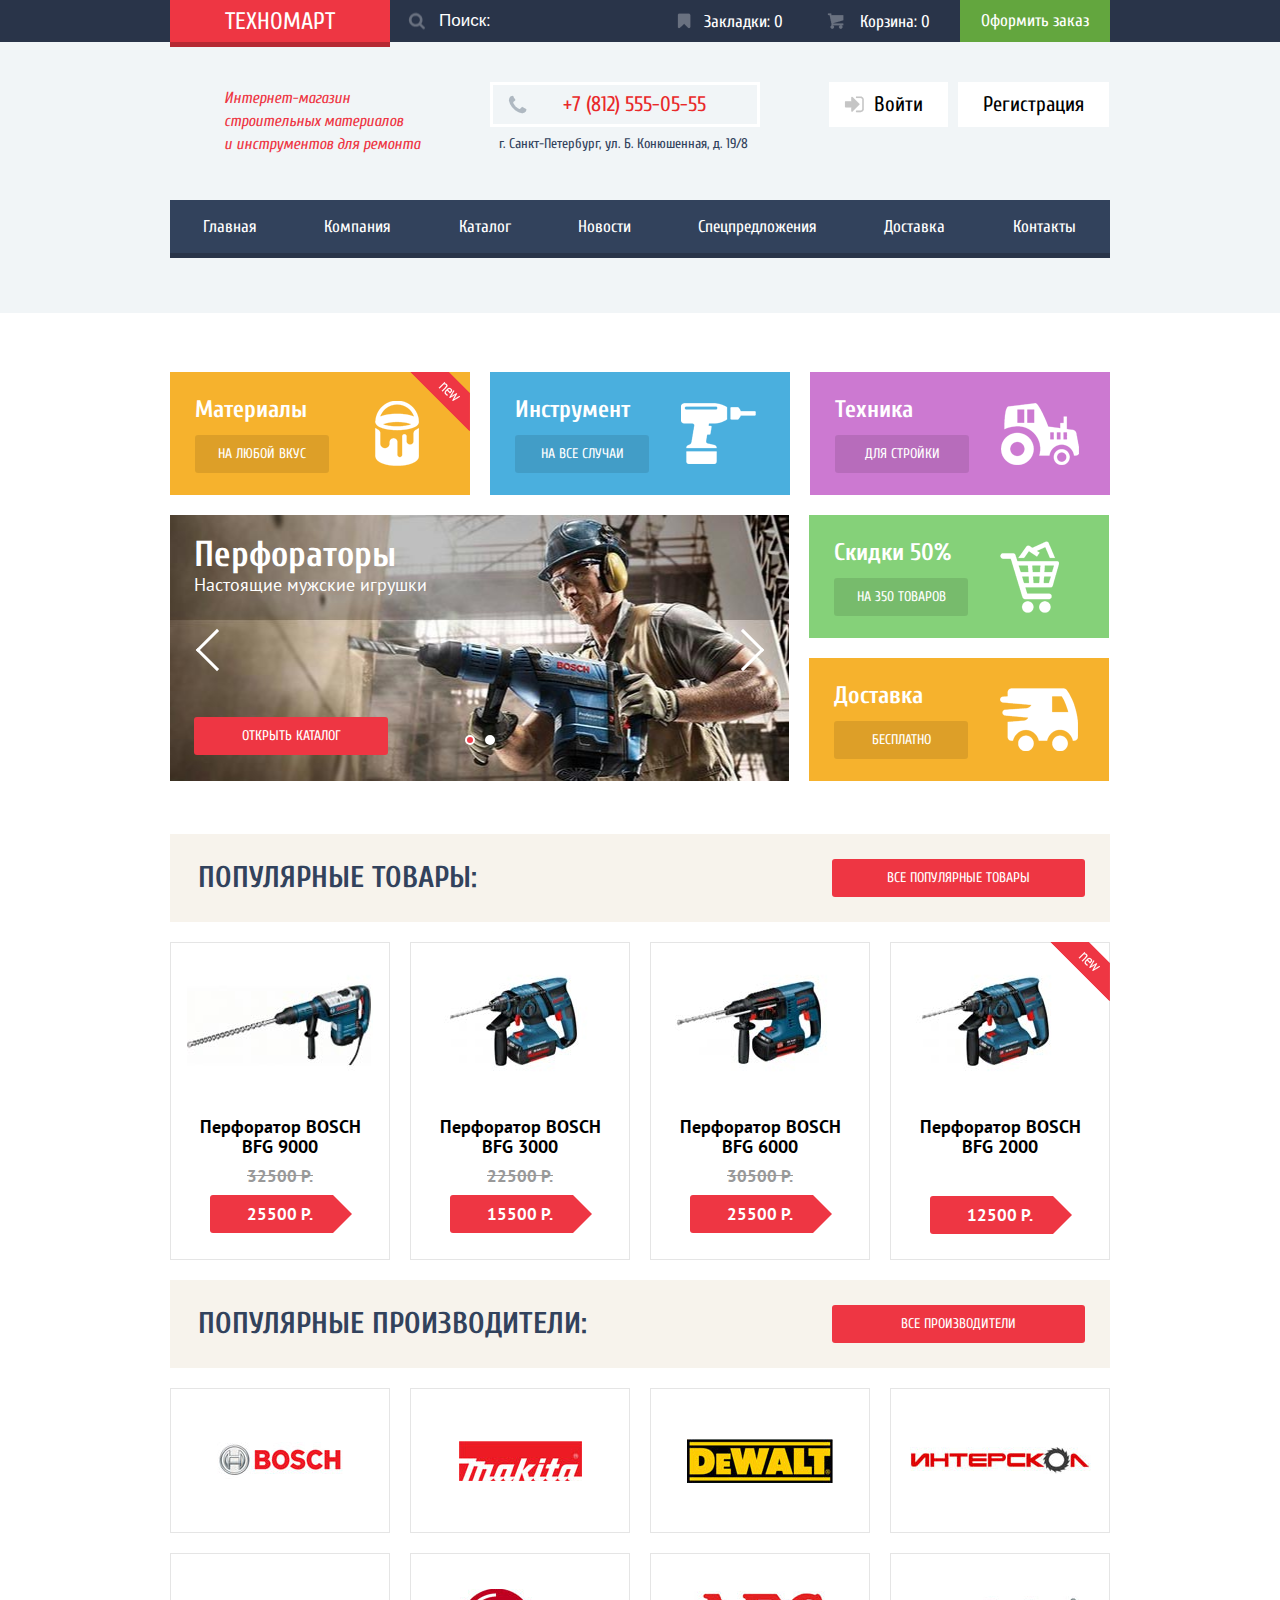
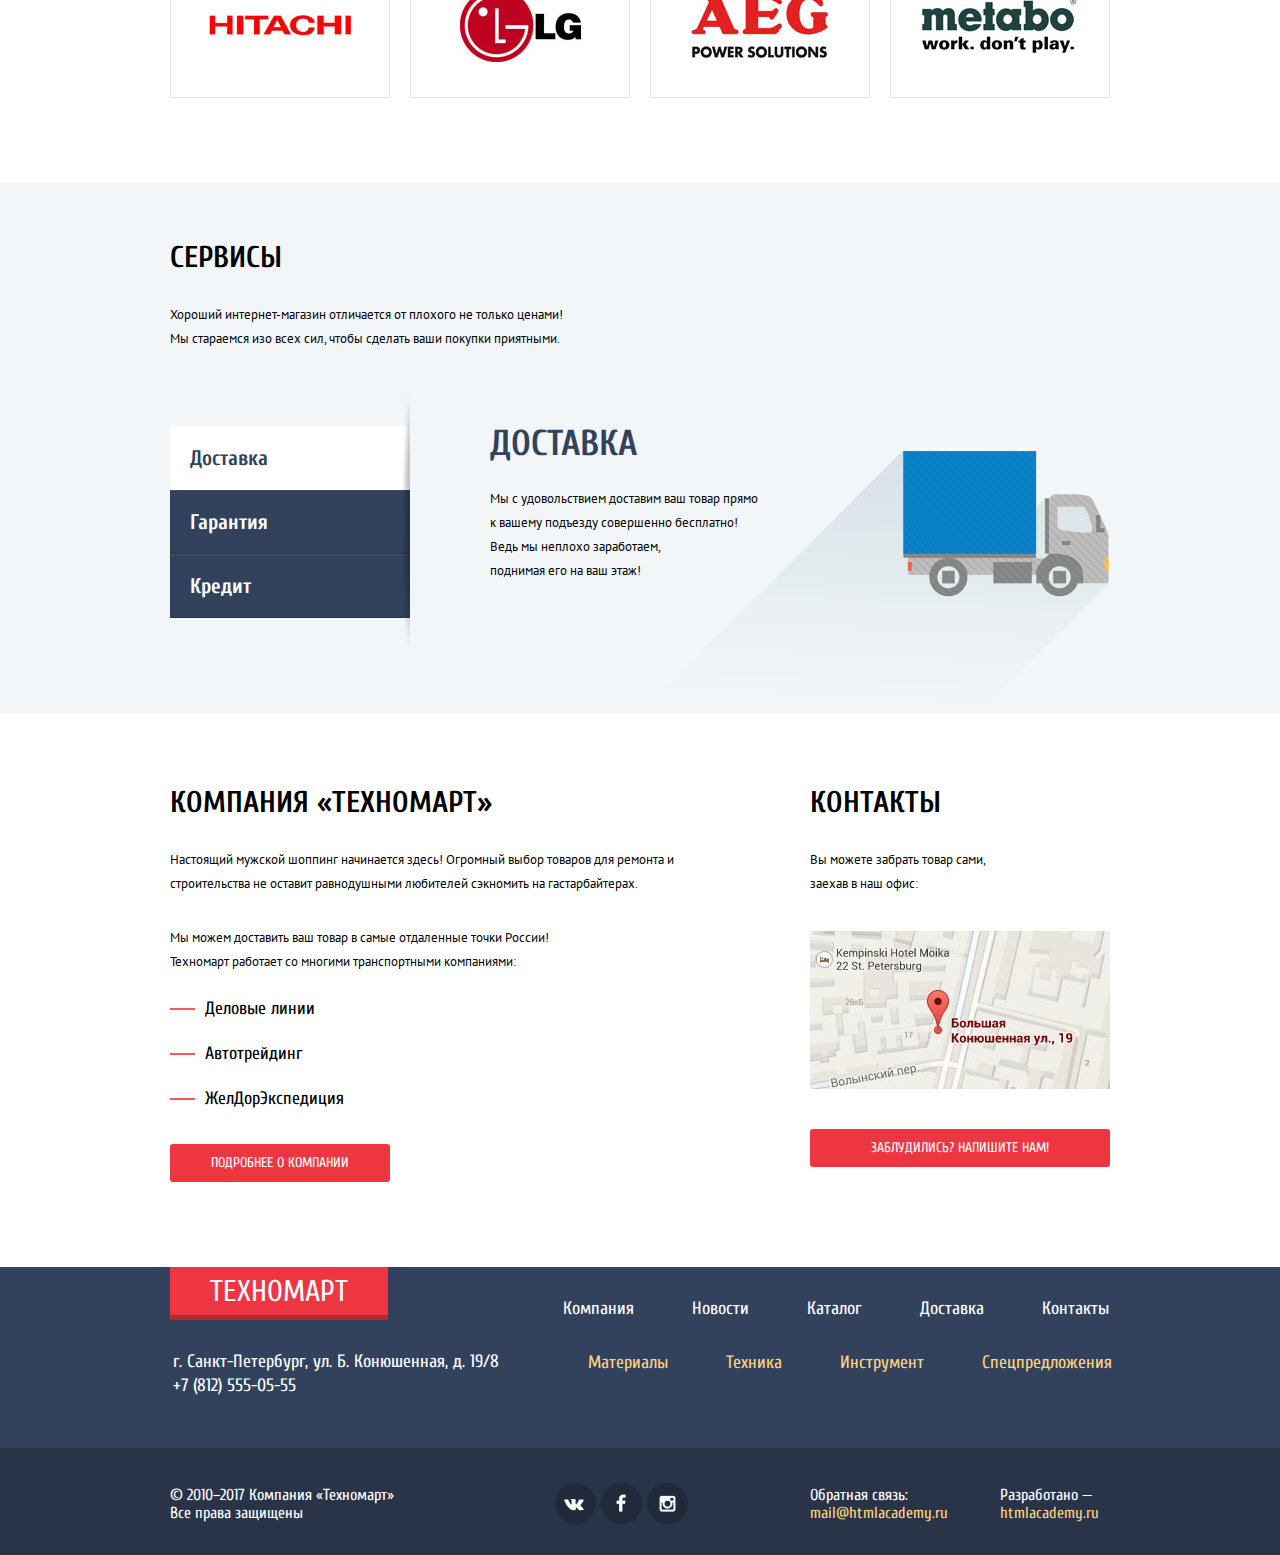
<file: index.html>
<!DOCTYPE html>
<html lang="ru">

<head>
  <meta charset="utf-8">
  <title>HTML Academy: Техномарт</title>
  <link href='https://fonts.googleapis.com/css?family=PT+Sans:400,400i,700&subset=latin,cyrillic' rel='stylesheet' type='text/css'>
  <link href='https://fonts.googleapis.com/css?family=Cuprum:400,700&subset=latin,cyrillic' rel='stylesheet' type='text/css'>
  <link href="css/normalize.css" rel="stylesheet">
  <link href="css/style-min.css" rel="stylesheet">
</head>

<body>

  <header class="page-header">
    <h1 class="visually-hidden">Техномарт</h1>
    <div class="search-and-cart">
      <div class="container">
        <div class="search-and-cart-content">
          <a class="page-header-logo">Техномарт</a>
          <div class="page-header-search">
            <input class="page-header-search-input" type="text" id="headerSearch" name="search" placeholder="Поиск:">
            <label class="page-header-search-label" for="headerSearch">Строка поиска</label>
          </div>
          <a class="page-header-bookmarks" href="#">Закладки: 0</a>
          <a class="page-header-cart" href="#">Корзина: 0</a>
          <button class="page-header-order" type="button" name="placeOrder">Оформить заказ</button>
        </div>
      </div>
    </div>
    <div class="container">
      <div class="page-header-info">
        <p class="page-header-info-text">
          Интернет-магазин строительных материалов <br>и инструментов для ремонта
        </p>
        <div class="page-header-info-address">
          <a class="page-header-info-address-tel" href="tel:+78125550555">+7 (812) 555-05-55</a>
          <p class="page-header-info-address-text">г. Санкт-Петербург, ул. Б. Конюшенная, д. 19/8</p>
        </div>
        <div class="page-header-info-user-block">
          <a class="page-header-info-user-block-login" href="#">Войти</a>
          <a class="page-header-info-user-block-checkin" href="#">Регистрация</a>
        </div>
      </div>
      <nav class="page-header-navigation">
        <ul class="navigation-menu">
          <li class="navigation-menu-item"><a class="navigation-menu-item-link" href="#">Главная</a></li>
          <li class="navigation-menu-item"><a class="navigation-menu-item-link" href="#">Компания</a></li>
          <li class="navigation-menu-item"><a class="navigation-menu-item-link" href="#">Каталог</a></li>
          <li class="navigation-menu-item"><a class="navigation-menu-item-link" href="#">Новости</a></li>
          <li class="navigation-menu-item"><a class="navigation-menu-item-link" href="#">Спецпредложения</a></li>
          <li class="navigation-menu-item"><a class="navigation-menu-item-link" href="#">Доставка</a></li>
          <li class="navigation-menu-item"><a class="navigation-menu-item-link" href="#">Контакты</a></li>
        </ul>
      </nav>
    </div>
  </header>

  <main>
    <div class="container">
      <section class="services">
        <h2 class="visually-hidden">Услуги</h2>
        <div class="services-top">
          <div class="services-item bg-materials">
            <div class="flag flag-new">Новинка</div>
            <div class="services-item-info">
              <b class="services-item-info-title">Материалы</b>
              <a class="services-item-info-btn" href="#">На любой вкус</a>
            </div>
          </div>
          <div class="services-item bg-tool">
            <div class="services-item-info">
              <b class="services-item-info-title">Инструмент</b>
              <a class="services-item-info-btn" href="#">На все случаи</a>
            </div>
          </div>
          <div class="services-item bg-equipment no-margin-right">
            <div class="services-item-info">
              <b class="services-item-info-title">Техника</b>
              <a class="services-item-info-btn" href="#">Для стройки</a>
            </div>
          </div>
        </div>
        <div class="services-bottom">
          <div class="services-slider">
            <input class="services-slider-input" type="radio" id="services-slider-btn-1" name="services-slider-toggle" checked>
            <input class="services-slider-input" type="radio" id="services-slider-btn-2" name="services-slider-toggle">
            <div class="services-slider-controls">
              <label class="services-slider-controls-item prev-slide" for="services-slider-btn-1">Предыдущий слайд</label>
              <label class="services-slider-controls-item next-slide" for="services-slider-btn-2">Следующий слайд</label>
            </div>
            <div class="services-slider-slides">
              <div class="slider-item">
                <div class="slider-item-info">
                  <b class="slider-item-info-title">Перфораторы</b>
                  <p class="slider-item-info-text">Настоящие мужские игрушки</p>
                </div>
                <a class="slider-item-info-btn" href="#">Открыть каталог</a>
              </div>
              <div class="slider-item">
                <div class="slider-item-info">
                  <b class="slider-item-info-title">Дрели</b>
                  <p class="slider-item-info-text">Соседям на радость!</p>
                </div>
                <a class="slider-item-info-btn" href="#">Открыть каталог</a>
              </div>
            </div>
          </div>
          <div class="services-bottom-right">
            <div class="services-item bg-sale no-margin-right servises-margin-bottom">
              <div class="services-item-info">
                <b class="services-item-info-title">Скидки 50%</b>
                <a class="services-item-info-btn" href="#">На 350 товаров</a>
              </div>
            </div>
            <div class="services-item bg-delivery no-margin-right">
              <div class="services-item-info">
                <b class="services-item-info-title">Доставка</b>
                <a class="services-item-info-btn" href="#">Бесплатно</a>
              </div>
            </div>
          </div>
        </div>
      </section>
      <section class="popular">
        <div class="items-title">
          <h2 class="items-title-text">Популярные товары:</h2>
          <a class="items-title-btn" href="#">Все популярные товары</a>
        </div>
        <div class="catalog-items">
          <div class="catalog-items-item">
            <div class="catalog-items-item-action">
              <button class="catalog-items-item-action-buy">Купить</button>
              <button class="catalog-items-item-action-bookmark">В закладки</button>
            </div>
            <img class="catalog-items-item-img" src="img/bfg-9000.jpg" alt="Перфоратор BOSCH BFG 9000" width="186" height="164">
            <b class="catalog-items-item-title">Перфоратор BOSCH BFG 9000</b>
            <p class="catalog-items-item-discount">32500 Р.</p>
            <p class="catalog-items-item-price">25500 Р.</p>
          </div>
          <div class="catalog-items-item">
            <div class="catalog-items-item-action">
              <button class="catalog-items-item-action-buy">Купить</button>
              <button class="catalog-items-item-action-bookmark">В закладки</button>
            </div>
            <img class="catalog-items-item-img" src="img/bfg-3000.jpg" alt="Перфоратор BOSCH BFG 3000" width="186" height="164">
            <b class="catalog-items-item-title">Перфоратор BOSCH BFG 3000</b>
            <p class="catalog-items-item-discount">22500 Р.</p>
            <p class="catalog-items-item-price">15500 Р.</p>
          </div>
          <div class="catalog-items-item">
            <div class="catalog-items-item-action">
              <button class="catalog-items-item-action-buy">Купить</button>
              <button class="catalog-items-item-action-bookmark">В закладки</button>
            </div>
            <img class="catalog-items-item-img" src="img/bfg-6000.jpg" alt="Перфоратор BOSCH BFG 6000" width="186" height="164">
            <b class="catalog-items-item-title">Перфоратор BOSCH BFG 6000</b>
            <p class="catalog-items-item-discount">30500 Р.</p>
            <p class="catalog-items-item-price">25500 Р.</p>
          </div>
          <div class="catalog-items-item">
            <div class="flag flag-new">Новинка</div>
            <div class="catalog-items-item-action">
              <button class="catalog-items-item-action-buy">Купить</button>
              <button class="catalog-items-item-action-bookmark">В закладки</button>
            </div>
            <img class="catalog-items-item-img" src="img/bfg-2000.jpg" alt="Перфоратор BOSCH BFG 2000" width="186" height="164">
            <b class="catalog-items-item-title none-discount-margin">Перфоратор BOSCH BFG 2000</b>
            <p class="catalog-items-item-price">12500 Р.</p>
          </div>
        </div>
        <div class="page-add-cart js-form-hidden">
          <button class="page-add-cart-close" type="button" name="addCartClose">Закрыть</button>
          <p class="page-add-cart-text">Товар добавлен в корзину!</p>
          <div class="page-add-cart-btns">
            <a class="page-add-cart-btns-checkout" href="#">Оформить заказ</a>
            <a class="page-add-cart-btns-continue" href="#">Продолжить покупки</a>
          </div>
        </div>
        <div class="items-title">
          <h2 class="items-title-text">Популярные производители:</h2>
          <a class="items-title-btn" href="#">Все производители</a>
        </div>
        <div class="manufactures">
          <a class="manufactures-item" href="#">
              Bosch
              <img class="manufactures-item-img" src="img/manufacture-bosch.jpg" alt="Bosch" width="126" height="37">
            </a>
          <a class="manufactures-item" href="#">
              Makita
              <img class="manufactures-item-img" src="img/manufacture-makita.jpg" alt="Makita" width="123" height="40">
            </a>
          <a class="manufactures-item" href="#">
              DeWalt
              <img class="manufactures-item-img" src="img/manufacture-dewalt.jpg" alt="DeWalt" width="146" height="44">
            </a>
          <a class="manufactures-item" href="#">
              Интерскол
              <img class="manufactures-item-img" src="img/manufacture-интерскол.jpg" alt="Интерскол" width="181" height="27">
            </a>
          <a class="manufactures-item" href="#">
              Hitachi
              <img class="manufactures-item-img" src="img/manufacture-hitachi.jpg" alt="Hitachi" width="145" height="26">
            </a>
          <a class="manufactures-item" href="#">
              Lg
              <img class="manufactures-item-img" src="img/manufacture-lg.jpg" alt="Lg" width="121" height="73">
            </a>
          <a class="manufactures-item" href="#">
              Aeg
              <img class="manufactures-item-img" src="img/manufacture-aeg.jpg" alt="Aeg" width="143" height="70">
            </a>
          <a class="manufactures-item" href="#">
              Metabo
              <img class="manufactures-item-img" src="img/manufacture-metabo.jpg" alt="Metabo" width="162" height="60">
            </a>
        </div>
      </section>
    </div>
    <div class="description-services">
      <div class="container">
        <h2 class="description-services-title">Сервисы</h2>
        <p class="description-services-text">Хороший интернет-магазин отличается от плохого не только ценами! Мы стараемся изо всех сил, чтобы сделать ваши покупки приятными.</p>
        <div class="description-services-slider">
          <input class="description-services-slider-input" type="radio" id="description-services-slider-btn-1" name="description-services-slider-toggle" checked>
          <input class="description-services-slider-input" type="radio" id="description-services-slider-btn-2" name="description-services-slider-toggle">
          <input class="description-services-slider-input" type="radio" id="description-services-slider-btn-3" name="description-services-slider-toggle">
          <div class="description-services-controls">
            <label class="description-services-slider-label" for="description-services-slider-btn-1">Доставка</label>
            <label class="description-services-slider-label" for="description-services-slider-btn-2">Гарантия</label>
            <label class="description-services-slider-label" for="description-services-slider-btn-3">Кредит</label>
          </div>
          <div class="description-services-slider-slides">
            <div class="description-services-slider-item">
              <div class="description-services-slider-item-info">
                <b class="description-services-slider-item-info-title">Доставка</b>
                <p class="description-services-slider-item-info-text">Мы с удовольствием доставим ваш товар прямо <br>к вашему подъезду совершенно бесплатно! <br>Ведь мы неплохо заработаем, <br>поднимая его на ваш этаж!</p>
              </div>
            </div>
            <div class="description-services-slider-item">
              <div class="description-services-slider-item-info">
                <b class="description-services-slider-item-info-title">Гарантия</b>
                <p class="description-services-slider-item-info-text">Если купленный у нас товар поломается или заискрит, <br>а также в случае пожара, спровоцированного его возгаранием, <br>вы всегда можете быть уверены в нашей гарантии. Мы обменяем <br>сгоревший товар на новый. <br>Дом уж восстановите как-нибудь
                  сами.</p>
              </div>
            </div>
            <div class="description-services-slider-item">
              <div class="description-services-slider-item-info">
                <b class="description-services-slider-item-info-title">Кредит</b>
                <p class="description-services-slider-item-info-text">Залезть в долговую яму стало проще! <br>Кредитные консультанты придут вам на помощь.</p>
                <a class="description-services-slider-item-info-btn" href="#">Отправить заявку</a>
              </div>
            </div>
          </div>
        </div>
      </div>
    </div>
    <div class="container">
      <section class="about-us">
        <h2 class="visually-hidden">О нас</h2>
        <div class="about-us-info">
          <b class="about-us-title">Компания «Техномарт»</b>
          <p class="about-us-info-text">Настоящий мужской шоппинг начинается здесь! Огромный выбор товаров для ремонта и строительства не оставит равнодушными любителей сэкномить на гастарбайтерах.</p>
          <p class="about-us-info-text">Мы можем доставить ваш товар в самые отдаленные точки России! Техномарт работает со многими транспортными компаниями: </p>
          <ul class="about-us-info-list">
            <li class="about-us-info-list-item">Деловые линии</li>
            <li class="about-us-info-list-item">Автотрейдинг</li>
            <li class="about-us-info-list-item">ЖелДорЭкспедиция</li>
          </ul>
          <a class="about-us-info-btn" href="#">Подробнее о компании</a>
        </div>
        <div class="about-us-map">
          <b class="about-us-title">Контакты</b>
          <p class="about-us-map-text">Вы можете забрать товар сами, заехав в наш офис:</p>
          <img class="about-us-map-img" src="img/map.jpg" alt="Наш адрес" width="300" height="158">
          <a class="about-us-map-btn" href="#">Заблудились? Напишите нам!</a>
        </div>
        <form class="about-us-form js-form-hidden" action="https://echo.htmlacademy.ru" method="post">
          <button class="about-us-form-close" type="button" name="aboutUsFormClose">Закрыть</button>
          <div class="about-us-form-name-email">
            <div class="about-us-form-name">
              <label class="about-us-form-label" for="name">Ваше имя:</label>
              <input class="about-us-form-text" type="text" id="name" name="name" placeholder="Представьтесь, пожалуйста" required>
            </div>
            <div class="about-us-form-email">
              <label class="about-us-form-label" for="email">Ваш e-mail:</label>
              <input class="about-us-form-text" type="email" id="email" name="email" placeholder="Для отправки ответа" required>
            </div>
          </div>
          <div class="about-us-form-letter">
            <label class="about-us-form-label" for="letter">Текст письма:</label>
            <textarea class="about-us-form-textarea" id="letter" name="letter" placeholder="В свободной форме" required></textarea>
          </div>
          <div class="about-us-form-bg">
            <input class="about-us-form-btn" type="submit" value="Отправить">
          </div>
        </form>
        <div class="modal-map js-form-hidden">
          <button class="modal-map-close" type="button" name="modalMapClose">Закрыть</button>
          <iframe src="https://www.google.com/maps/embed?pb=!1m18!1m12!1m3!1d3361.277791483793!2d30.314453511371756!3d59.93831917251512!2m3!1f0!2f0!3f0!3m2!1i1024!2i768!4f13.1!3m3!1m2!1s0x4696310fca5ba729%3A0xea9c53d4493c879f!2z0JHQvtC70YzRiNCw0Y8g0JrQvtC90Y7RiNC10L3QvdCw0Y8g0YPQuy4sIDE5LCDQodCw0L3QutGCLdCf0LXRgtC10YDQsdGD0YDQsywgMTkxMTg2!5e0!3m2!1sru!2sru!4v1495891286152" width="941" height="448" style="border:0" allowfullscreen></iframe>
        </div>
      </section>
    </div>
  </main>

  <footer class="page-footer">
    <div class="container">
      <div class="page-footer-menu">
        <div class="page-footer-menu-info">
          <a class="page-footer-logo">Техномарт</a>
          <p class="page-footer-menu-info-text">г. Санкт-Петербург, ул. Б. Конюшенная, д. 19/8 <a class="page-footer-menu-info-text-tel" href="tel:+78125550555">+7 (812) 555-05-55</a></p>
        </div>
        <nav class="page-footer-menu-navigation">
          <ul class="page-footer-menu-navigation-pages">
            <li class="page-footer-menu-navigation-pages-item"><a class="page-footer-menu-navigation-pages-item-link" href="#">Компания</a></li>
            <li class="page-footer-menu-navigation-pages-item"><a class="page-footer-menu-navigation-pages-item-link" href="#">Новости</a></li>
            <li class="page-footer-menu-navigation-pages-item"><a class="page-footer-menu-navigation-pages-item-link" href="#">Каталог</a></li>
            <li class="page-footer-menu-navigation-pages-item"><a class="page-footer-menu-navigation-pages-item-link" href="#">Доставка</a></li>
            <li class="page-footer-menu-navigation-pages-item"><a class="page-footer-menu-navigation-pages-item-link" href="#">Контакты</a></li>
          </ul>
          <ul class="page-footer-menu-navigation-services">
            <li class="page-footer-menu-navigation-services-item"><a class="page-footer-menu-navigation-services-item-link" href="#">Материалы</a></li>
            <li class="page-footer-menu-navigation-services-item"><a class="page-footer-menu-navigation-services-item-link" href="#">Техника</a></li>
            <li class="page-footer-menu-navigation-services-item"><a class="page-footer-menu-navigation-services-item-link" href="#">Инструмент</a></li>
            <li class="page-footer-menu-navigation-services-item"><a class="page-footer-menu-navigation-services-item-link" href="#">Спецпредложения</a></li>
          </ul>
        </nav>
      </div>
    </div>
    <div class="page-footer-info">
      <div class="container">
        <div class="page-footer-info-display">
          <p class="page-footer-info-copyright">© 2010–2017 Компания «Техномарт» Все права защищены</p>
          <section class="page-footer-info-social">
            <a class="page-footer-info-social-link page-footer-info-social-vk" href="#" target="_blank">Вконтакте</a>
            <a class="page-footer-info-social-link page-footer-info-social-fb" href="#" target="_blank">Фейсбук</a>
            <a class="page-footer-info-social-link page-footer-info-social-inst" href="#" target="_blank">Инстаграмм</a>
          </section>
          <p class="page-footer-info-feedback">
            Обратная связь:
            <a class="page-footer-info-feedback-link" href="mailto:mail@htmlacademy.ru">mail@htmlacademy.ru</a>
          </p>
          <p class="page-footer-info-developer">
            Разработано —
            <a class="page-footer-info-developer-link" href="https://htmlacademy.ru/intensive/htmlcss" target="_blank">htmlacademy.ru</a>
          </p>
        </div>
      </div>
    </div>
  </footer>

  <script src="js/script-min.js"></script>

</body>

</html>
</file>
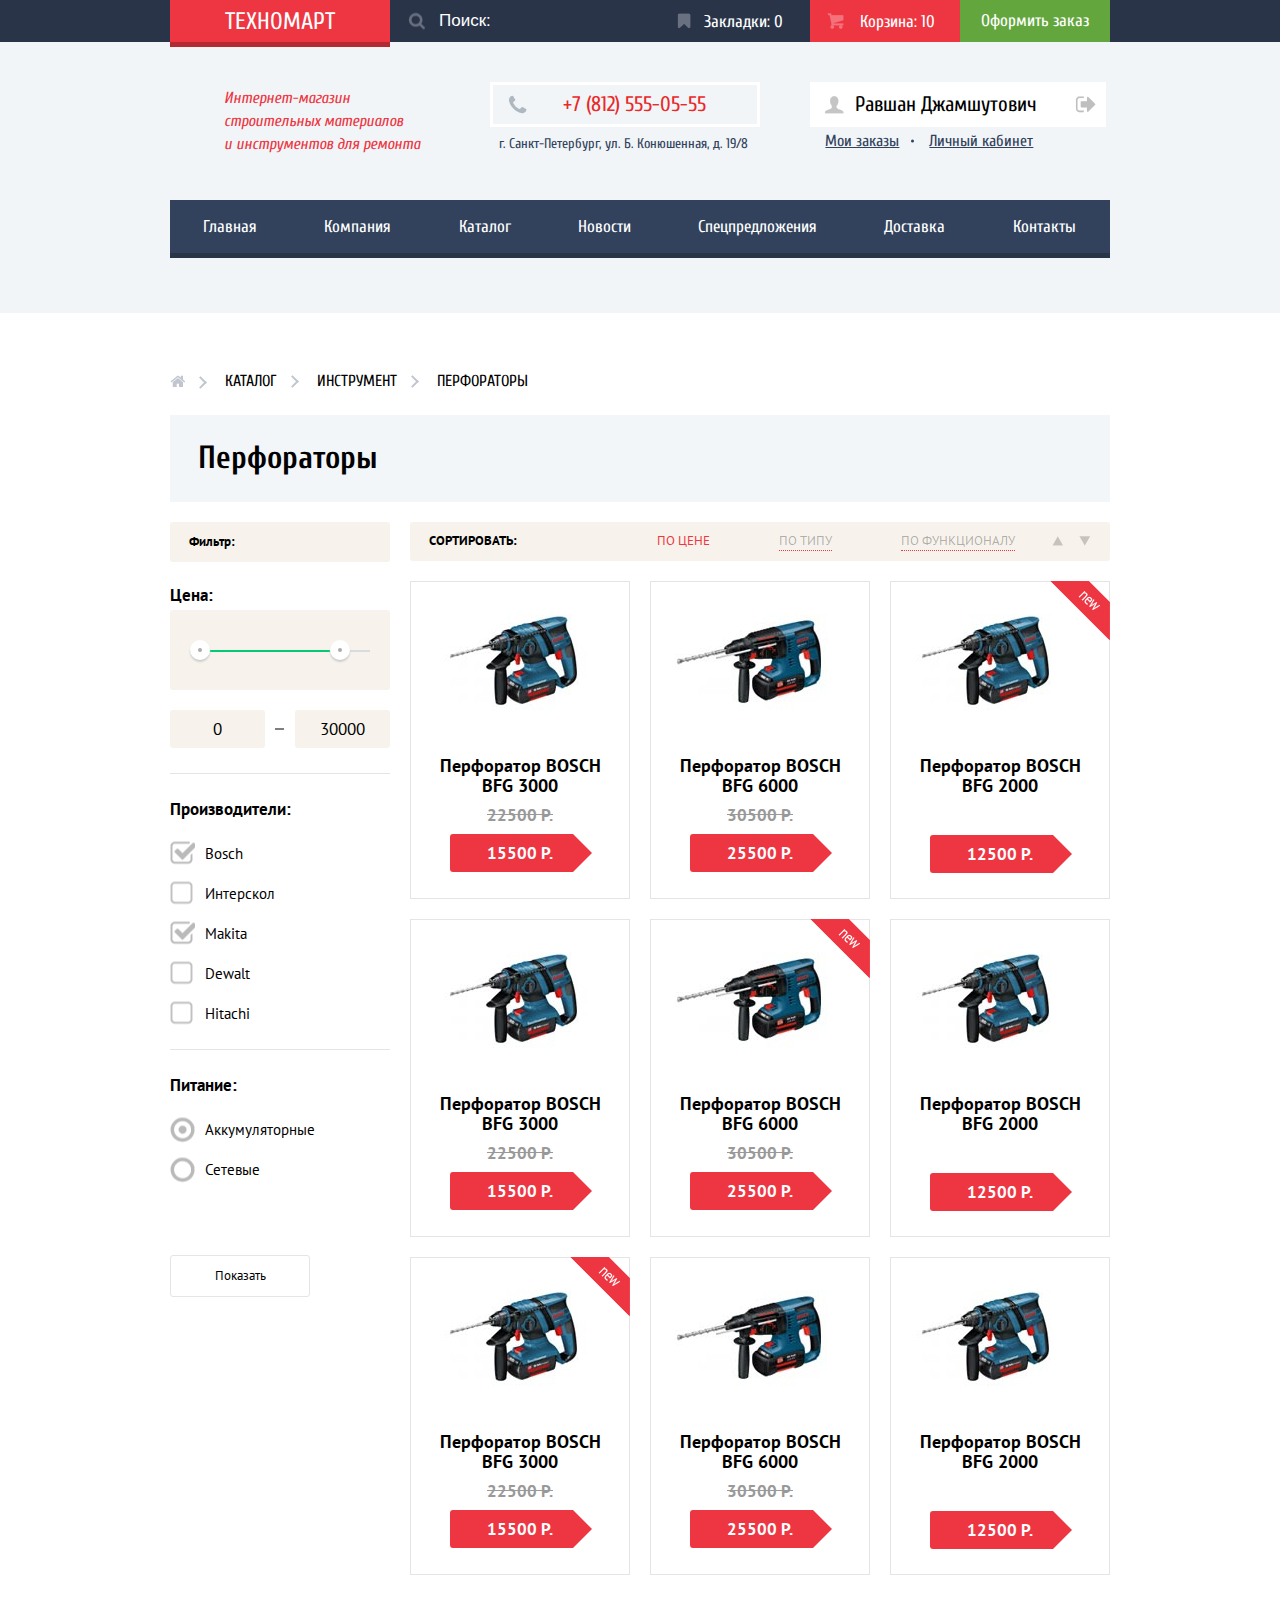
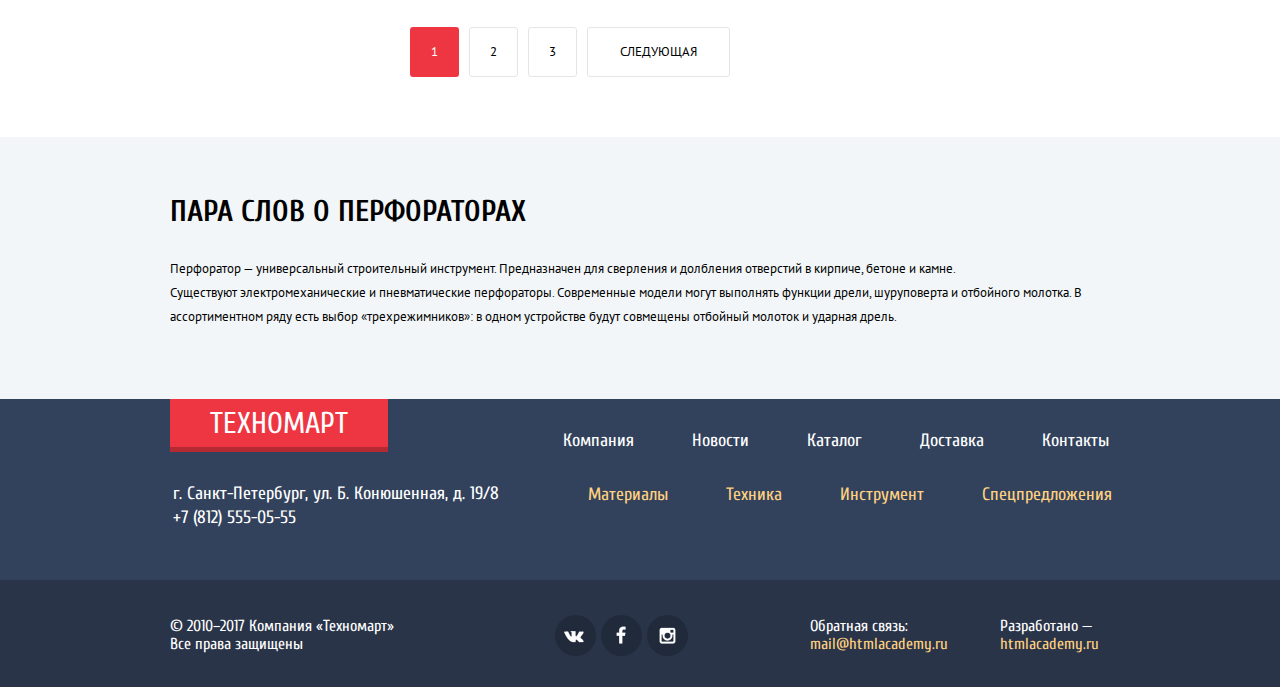
<file: catalog-item.html>
<!DOCTYPE html>
<html lang="ru">

<head>
  <meta charset="utf-8">
  <title>HTML Academy: Техномарт</title>
  <link href='https://fonts.googleapis.com/css?family=PT+Sans:400,400i,700&subset=latin,cyrillic' rel='stylesheet' type='text/css'>
  <link href='https://fonts.googleapis.com/css?family=Cuprum:400,700&subset=latin,cyrillic' rel='stylesheet' type='text/css'>
  <link href="css/normalize.css" rel="stylesheet">
  <link href="css/style-min.css" rel="stylesheet">
</head>

<body>

  <header class="page-header">
    <div class="search-and-cart">
      <div class="container">
        <div class="search-and-cart-content">
          <a class="page-header-logo page-inner-header-logo" href="index.html">Техномарт</a>
          <div class="page-header-search">
            <input class="page-header-search-input" type="text" id="headerSearch" name="search" placeholder="Поиск:">
            <label class="page-header-search-label" for="headerSearch">Строка поиска</label>
          </div>
          <a class="page-header-bookmarks" href="#">Закладки: 0</a>
          <a class="page-header-cart page-header-cart-active" href="#">Корзина: 10</a>
          <button class="page-header-order" type="button" name="placeOrder">Оформить заказ</button>
        </div>
      </div>
    </div>
    <div class="container">
      <div class="page-header-info">
        <p class="page-header-info-text">
          Интернет-магазин строительных материалов <br>и инструментов для ремонта
        </p>
        <div class="page-header-info-address user-block-active-margin">
          <a class="page-header-info-address-tel" href="tel:+78125550555">+7 (812) 555-05-55</a>
          <p class="page-header-info-address-text">г. Санкт-Петербург, ул. Б. Конюшенная, д. 19/8</p>
        </div>
        <div class="page-header-info-user-block-active">
          <div class="page-header-info-user-block-active-info">
            <a class="page-header-info-user-block-active-info-name" href="#">Равшан Джамшутович</a>
            <a class="page-header-info-user-block-active-info-exit" href="#">Выход</a>
          </div>
          <div class="page-header-info-user-block-active-menu">
            <ul class="page-header-info-user-block-active-menu-list">
              <li class="page-header-info-user-block-active-menu-list-item"><a class="page-header-info-user-block-menu-list-item-link" href="#">Мои заказы</a></li>
              <li class="page-header-info-user-block-active-menu-list-item"><a class="page-header-info-user-block-menu-list-item-link" href="#">Личный кабинет</a></li>
            </ul>
          </div>
        </div>
      </div>
      <nav class="page-header-navigation">
        <ul class="navigation-menu">
          <li class="navigation-menu-item"><a class="navigation-menu-item-link" href="#">Главная</a></li>
          <li class="navigation-menu-item"><a class="navigation-menu-item-link" href="#">Компания</a></li>
          <li class="navigation-menu-item"><a class="navigation-menu-item-link" href="#">Каталог</a></li>
          <li class="navigation-menu-item"><a class="navigation-menu-item-link" href="#">Новости</a></li>
          <li class="navigation-menu-item"><a class="navigation-menu-item-link" href="#">Спецпредложения</a></li>
          <li class="navigation-menu-item"><a class="navigation-menu-item-link" href="#">Доставка</a></li>
          <li class="navigation-menu-item"><a class="navigation-menu-item-link" href="#">Контакты</a></li>
        </ul>
      </nav>
    </div>
  </header>

  <main>
    <div class="container">
      <nav class="breadcrumbs">
        <ul class="breadcrumbs-menu">
          <li class="breadcrumbs-menu-item">
            <a class="breadcrumbs-menu-item-link"></a>На главную</li>
          <li class="breadcrumbs-menu-item">
            <a class="breadcrumbs-menu-item-link"></a>Каталог</li>
          <li class="breadcrumbs-menu-item">
            <a class="breadcrumbs-menu-item-link"></a>Инструмент</li>
          <li class="breadcrumbs-menu-item">
            <a class="breadcrumbs-menu-item-link"></a>Перфораторы</li>
        </ul>
      </nav>
      <h1 class="page-inner-title">Перфораторы</h1>
      <div class="page-inner-catalog">
        <form class="content-filter" action="https://echo.htmlacademy.ru" method="get">
          <h2 class="visually-hidden">Фильтр товаров</h2>
          <b class="content-filter-main-title">Фильтр:</b>
          <div class="content-filter-price">
            <b class="content-filter-title">Цена:</b>
            <div class="range">
              <div class="range-long">
                <div class="range-short"></div>
              </div>
              <div class="range-toggle range-min"></div>
              <div class="range-toggle range-max"></div>
            </div>
            <div class="price-controls">
              <label class="price-controls-label min-price">
                От
                <input class="price-controls-input" type="text" id="minPrice" name="minPrice" value="0">
              </label>
              <label class="price-controls-label max-price" for="maxPrice">
                До
                <input class="price-controls-input" type="text" id="maxPrice" name="maxPrice" value="30000">
              </label>
            </div>
          </div>
          <div class="content-filter-manufactures">
            <b class="content-filter-title">Производители:</b>
            <input class="content-filter-checkbox" type="checkbox" name="bosch" id="bosch" checked>
            <label class="content-filter-manufactures-label" for="bosch">Bosch</label>
            <input class="content-filter-checkbox" type="checkbox" name="интерскол" id="интерскол">
            <label class="content-filter-manufactures-label" for="интерскол">Интерскол</label>
            <input class="content-filter-checkbox" type="checkbox" name="makita" id="makita" checked>
            <label class="content-filter-manufactures-label" for="makita">Makita</label>
            <input class="content-filter-checkbox" type="checkbox" name="dewalt" id="dewalt">
            <label class="content-filter-manufactures-label" for="dewalt">Dewalt</label>
            <input class="content-filter-checkbox" type="checkbox" name="hitachi" id="hitachi">
            <label class="content-filter-manufactures-label" for="hitachi">Hitachi</label>
          </div>
          <div class="content-filter-battery">
            <b class="content-filter-title">Питание:</b>
            <input class="content-filter-radio" type="radio" name="battery" id="battery" checked>
            <label class="content-filter-battery-label" for="battery">Аккумуляторные</label>
            <input class="content-filter-radio" type="radio" name="battery" id="network">
            <label class="content-filter-battery-label" for="network">Сетевые</label>
          </div>
          <input class="content-filter-btn" type="submit" value="Показать">
        </form>
        <div class="content-catalog">
          <section class="sort">
            <h2 class="visually-hidden">Сортировка</h2>
            <div class="sort-types">
              <b class="sort-types-title">Сортировать:</b>
              <div class="sort-types-btns">
                <button class="sort-types-btn sort-types-btn-active" type="button" name="btnSortPrice">По цене</button>
                <button class="sort-types-btn" type="button" name="btnSortType">По типу</button>
                <button class="sort-types-btn" type="button" name="btnSortRating">По функционалу</button>
              </div>
            </div>
            <div class="sort-regularize">
              <button class="sort-regularize-btn sort-regularize-btn-max sort-regularize-btn-active" type="button" name="btnSortRegMax">По возрастанию</button>
              <button class="sort-regularize-btn sort-regularize-btn-min" type="button" name="btnSortRegMin">По убыванию</button>
            </div>
          </section>
          <div class="catalog-items page-inner-catalog-items">
            <div class="catalog-items-item page-inner-catalog-items-item">
              <div class="catalog-items-item-action">
                <button class="catalog-items-item-action-buy">Купить</button>
                <button class="catalog-items-item-action-bookmark">В закладки</button>
              </div>
              <img class="catalog-items-item-img" src="img/bfg-3000.jpg" alt="Перфоратор BOSCH BFG 3000" width="186" height="164">
              <b class="catalog-items-item-title">Перфоратор BOSCH BFG 3000</b>
              <p class="catalog-items-item-discount">22500 Р.</p>
              <p class="catalog-items-item-price">15500 Р.</p>
            </div>
            <div class="catalog-items-item page-inner-catalog-items-item">
              <div class="catalog-items-item-action">
                <button class="catalog-items-item-action-buy">Купить</button>
                <button class="catalog-items-item-action-bookmark">В закладки</button>
              </div>
              <img class="catalog-items-item-img" src="img/bfg-6000.jpg" alt="Перфоратор BOSCH BFG 6000" width="186" height="164">
              <b class="catalog-items-item-title">Перфоратор BOSCH BFG 6000</b>
              <p class="catalog-items-item-discount">30500 Р.</p>
              <p class="catalog-items-item-price">25500 Р.</p>
            </div>
            <div class="catalog-items-item page-inner-catalog-items-item">
              <div class="flag flag-new">Новинка</div>
              <div class="catalog-items-item-action">
                <button class="catalog-items-item-action-buy">Купить</button>
                <button class="catalog-items-item-action-bookmark">В закладки</button>
              </div>
              <img class="catalog-items-item-img" src="img/bfg-2000.jpg" alt="Перфоратор BOSCH BFG 2000" width="186" height="164">
              <b class="catalog-items-item-title none-discount-margin">Перфоратор BOSCH BFG 2000</b>
              <p class="catalog-items-item-price">12500 Р.</p>
            </div>
            <div class="catalog-items-item page-inner-catalog-items-item">
              <div class="catalog-items-item-action">
                <button class="catalog-items-item-action-buy">Купить</button>
                <button class="catalog-items-item-action-bookmark">В закладки</button>
              </div>
              <img class="catalog-items-item-img" src="img/bfg-3000.jpg" alt="Перфоратор BOSCH BFG 3000" width="186" height="164">
              <b class="catalog-items-item-title">Перфоратор BOSCH BFG 3000</b>
              <p class="catalog-items-item-discount">22500 Р.</p>
              <p class="catalog-items-item-price">15500 Р.</p>
            </div>
            <div class="catalog-items-item page-inner-catalog-items-item">
              <div class="flag flag-new">Новинка</div>
              <div class="catalog-items-item-action">
                <button class="catalog-items-item-action-buy">Купить</button>
                <button class="catalog-items-item-action-bookmark">В закладки</button>
              </div>
              <img class="catalog-items-item-img" src="img/bfg-6000.jpg" alt="Перфоратор BOSCH BFG 6000" width="186" height="164">
              <b class="catalog-items-item-title">Перфоратор BOSCH BFG 6000</b>
              <p class="catalog-items-item-discount">30500 Р.</p>
              <p class="catalog-items-item-price">25500 Р.</p>
            </div>
            <div class="catalog-items-item page-inner-catalog-items-item">
              <div class="catalog-items-item-action">
                <button class="catalog-items-item-action-buy">Купить</button>
                <button class="catalog-items-item-action-bookmark">В закладки</button>
              </div>
              <img class="catalog-items-item-img" src="img/bfg-2000.jpg" alt="Перфоратор BOSCH BFG 2000" width="186" height="164">
              <b class="catalog-items-item-title none-discount-margin">Перфоратор BOSCH BFG 2000</b>
              <p class="catalog-items-item-price">12500 Р.</p>
            </div>
            <div class="catalog-items-item page-inner-catalog-items-item">
              <div class="flag flag-new">Новинка</div>
              <div class="catalog-items-item-action">
                <button class="catalog-items-item-action-buy">Купить</button>
                <button class="catalog-items-item-action-bookmark">В закладки</button>
              </div>
              <img class="catalog-items-item-img" src="img/bfg-3000.jpg" alt="Перфоратор BOSCH BFG 3000" width="186" height="164">
              <b class="catalog-items-item-title">Перфоратор BOSCH BFG 3000</b>
              <p class="catalog-items-item-discount">22500 Р.</p>
              <p class="catalog-items-item-price">15500 Р.</p>
            </div>
            <div class="catalog-items-item page-inner-catalog-items-item">
              <div class="catalog-items-item-action">
                <button class="catalog-items-item-action-buy">Купить</button>
                <button class="catalog-items-item-action-bookmark">В закладки</button>
              </div>
              <img class="catalog-items-item-img" src="img/bfg-6000.jpg" alt="Перфоратор BOSCH BFG 6000" width="186" height="164">
              <b class="catalog-items-item-title">Перфоратор BOSCH BFG 6000</b>
              <p class="catalog-items-item-discount">30500 Р.</p>
              <p class="catalog-items-item-price">25500 Р.</p>
            </div>
            <div class="catalog-items-item page-inner-catalog-items-item">
              <div class="catalog-items-item-action">
                <button class="catalog-items-item-action-buy">Купить</button>
                <button class="catalog-items-item-action-bookmark">В закладки</button>
              </div>
              <img class="catalog-items-item-img" src="img/bfg-2000.jpg" alt="Перфоратор BOSCH BFG 2000" width="186" height="164">
              <b class="catalog-items-item-title none-discount-margin">Перфоратор BOSCH BFG 2000</b>
              <p class="catalog-items-item-price">12500 Р.</p>
            </div>
          </div>
          <div class="content-pages">
            <a class="content-pages-link content-pages-link-active">1</a>
            <a class="content-pages-link" href="#">2</a>
            <a class="content-pages-link" href="#">3</a>
            <a class="content-pages-link content-pages-link-next" href="#">Следующая</a>
          </div>
        </div>
        <div class="page-add-cart js-form-hidden">
          <button class="page-add-cart-close" type="button" name="addCartClose">Закрыть</button>
          <p class="page-add-cart-text">Товар добавлен в корзину!</p>
          <div class="page-add-cart-btns">
            <a class="page-add-cart-btns-checkout" href="#">Оформить заказ</a>
            <a class="page-add-cart-btns-continue" href="#">Продолжить покупки</a>
          </div>
        </div>
      </div>
    </div>
    <div class="page-inner-info">
      <div class="container">
        <h2 class="page-inner-info-title">Пара слов о перфораторах</h2>
        <p class="page-inner-info-text">Перфоратор — универсальный строительный инструмент. Предназначен для сверления и долбления отверстий в кирпиче, бетоне и камне. <br>Существуют электромеханические и пневматические перфораторы. Современные модели могут выполнять функции дрели,
          шуруповерта и отбойного молотка. В <br>ассортиментном ряду есть выбор «трехрежимников»: в одном устройстве будут совмещены отбойный молоток и ударная дрель.
      </div>
    </div>
  </main>

  <footer class="page-footer">
    <div class="container">
      <div class="page-footer-menu">
        <div class="page-footer-menu-info">
          <a class="page-footer-logo page-inner-footer-logo" href="index.html">Техномарт</a>
          <p class="page-footer-menu-info-text">г. Санкт-Петербург, ул. Б. Конюшенная, д. 19/8 <a class="page-footer-menu-info-text-tel" href="tel:+78125550555">+7 (812) 555-05-55</a></p>
        </div>
        <nav class="page-footer-menu-navigation">
          <ul class="page-footer-menu-navigation-pages">
            <li class="page-footer-menu-navigation-pages-item"><a class="page-footer-menu-navigation-pages-item-link" href="#">Компания</a></li>
            <li class="page-footer-menu-navigation-pages-item"><a class="page-footer-menu-navigation-pages-item-link" href="#">Новости</a></li>
            <li class="page-footer-menu-navigation-pages-item"><a class="page-footer-menu-navigation-pages-item-link" href="#">Каталог</a></li>
            <li class="page-footer-menu-navigation-pages-item"><a class="page-footer-menu-navigation-pages-item-link" href="#">Доставка</a></li>
            <li class="page-footer-menu-navigation-pages-item"><a class="page-footer-menu-navigation-pages-item-link" href="#">Контакты</a></li>
          </ul>
          <ul class="page-footer-menu-navigation-services">
            <li class="page-footer-menu-navigation-services-item"><a class="page-footer-menu-navigation-services-item-link" href="#">Материалы</a></li>
            <li class="page-footer-menu-navigation-services-item"><a class="page-footer-menu-navigation-services-item-link" href="#">Техника</a></li>
            <li class="page-footer-menu-navigation-services-item"><a class="page-footer-menu-navigation-services-item-link" href="#">Инструмент</a></li>
            <li class="page-footer-menu-navigation-services-item"><a class="page-footer-menu-navigation-services-item-link" href="#">Спецпредложения</a></li>
          </ul>
        </nav>
      </div>
    </div>
    <div class="page-footer-info">
      <div class="container">
        <div class="page-footer-info-display">
          <p class="page-footer-info-copyright">© 2010–2017 Компания «Техномарт» Все права защищены</p>
          <section class="page-footer-info-social">
            <a class="page-footer-info-social-link page-footer-info-social-vk" href="#" target="_blank">Вконтакте</a>
            <a class="page-footer-info-social-link page-footer-info-social-fb" href="#" target="_blank">Фейсбук</a>
            <a class="page-footer-info-social-link page-footer-info-social-inst" href="#" target="_blank">Инстаграмм</a>
          </section>
          <p class="page-footer-info-feedback">
            Обратная связь:
            <a class="page-footer-info-feedback-link" href="mailto:mail@htmlacademy.ru">mail@htmlacademy.ru</a>
          </p>
          <p class="page-footer-info-developer">
            Разработано —
            <a class="page-footer-info-developer-link" href="https://htmlacademy.ru/intensive/htmlcss" target="_blank">htmlacademy.ru</a>
          </p>
        </div>
      </div>
    </div>
  </footer>

  <script src="js/script-min.js"></script>

</body>

</html>
</file>
<file: css/style-min.css>
*,*::before,*::after{-webkit-box-sizing:inherit;box-sizing:inherit}html{-webkit-box-sizing:border-box;box-sizing:border-box}p,ul,h1,h2,h3,h4,h5,h6{padding:0;margin:0}body{font-family:'Cuprum', Arial, sans-serif;margin:0}.container{width:940px;margin:0 auto}.visually-hidden{position:absolute;width:1px;height:1px;padding:0;margin:-1px;overflow:hidden;clip:rect(0, 0, 0, 0);border:0}.page-header{background-color:#f1f5f7;padding-bottom:60px;margin-bottom:59px}.search-and-cart{background-color:#293449}.search-and-cart-content{display:-webkit-box;display:-ms-flexbox;display:flex;-webkit-box-align:center;-ms-flex-align:center;align-items:center;min-height:42px}.page-header-logo{font-size:24px;line-height:24px;text-decoration:none;text-transform:uppercase;color:#ffffff;padding:10px 55px;padding-bottom:8px;background-color:#ee3643;-webkit-box-shadow:0 5px 0 0 #b52933;box-shadow:0 5px 0 0 #b52933;-webkit-user-select:none;-moz-user-select:none;-ms-user-select:none;user-select:none}.page-inner-header-logo:hover{background-color:#ca2c37}.page-inner-header-logo:active{background-color:#ba2732}.page-header-search{position:relative}.page-header-search-label{position:absolute;top:50%;-webkit-transform:translateY(-50%);transform:translateY(-50%);left:18px;content:"";font-size:0;width:19px;height:17px;background-image:url("../img/spritesheet.png");background-repeat:no-repeat;background-position:-100px -208px}.page-header-search-input{font-size:17px;line-height:17px;color:#000000;width:270px;height:42px;padding-left:49px;background-color:#293449;border:none}.page-header-search-input::-webkit-input-placeholder{color:#ffffff}.page-header-search-input::-moz-placeholder{color:#ffffff}.page-header-search-input:-ms-input-placeholder{color:#ffffff}.page-header-search-input:hover{background-color:#212a3a}.page-header-search-input:hover+.page-header-search-label{background-position:-174px -208px}.page-header-search-input:focus{background-color:#ffffff}.page-header-search-input:focus+.page-header-search-label{background-position:-211px -208px}.page-header-bookmarks,.page-header-cart{position:relative;font-size:17px;line-height:17px;text-decoration:none;color:#ffffff;width:150px;padding-top:13px;padding-bottom:12px;padding-right:10px}.page-header-bookmarks{padding-left:44px}.page-header-bookmarks::before{position:absolute;top:50%;-webkit-transform:translateY(-50%);transform:translateY(-50%);left:17px;content:"";width:14px;height:16px;background-image:url("../img/spritesheet.png");background-repeat:no-repeat;background-position:-158px -10px}.page-header-bookmarks:hover{background-color:#212a3a}.page-header-bookmarks:hover::before{background-position:-10px -46px}.page-header-bookmarks:active{color:rgba(255, 255, 255, 0.6);background-color:#161d29}.page-header-bookmarks:active::before{background-position:-192px -10px}.page-header-cart{padding-left:50px}.page-header-cart::before{position:absolute;top:50%;-webkit-transform:translateY(-50%);transform:translateY(-50%);left:17px;content:"";width:17px;height:16px;background-image:url("../img/spritesheet.png");background-repeat:no-repeat;background-position:-10px -10px}.page-header-cart:hover{background-color:#212a3a}.page-header-cart:hover::before{background-position:-84px -10px}.page-header-cart:active{color:rgba(255, 255, 255, 0.6);background-color:#161d29}.page-header-cart:active::before{background-position:-47px -10px}.page-header-cart-active{background-color:#ee3643}.page-header-cart-active:hover{background-color:#ca2c37}.page-header-cart-active:active{background-color:#ba2732}.page-header-order{font-family:'Cuprum', Arial, sans-serif;font-size:17px;line-height:17px;color:#ffffff;width:150px;padding:21px;padding-top:12px;padding-bottom:13px;background-color:#63a63e;border:none;cursor:pointer}.page-header-order:hover{background-color:#5fbb2d}.page-header-order:active{color:rgba(255, 255, 255, 0.51);background-color:#518534}.page-header-info{display:-webkit-box;display:-ms-flexbox;display:flex;-webkit-box-align:start;-ms-flex-align:start;align-items:flex-start;min-height:158px;padding-top:40px;padding-bottom:40px}.page-header-info-text{-ms-flex-item-align:center;align-self:center;font-size:16px;line-height:23px;font-style:italic;color:#ee3643;width:257px;padding-left:54px;margin-right:63px}.page-header-info-address{display:-webkit-box;display:-ms-flexbox;display:flex;-webkit-box-orient:vertical;-webkit-box-direction:normal;-ms-flex-direction:column;flex-direction:column;width:271px;margin-right:69px}.page-header-info-address-tel{position:relative;font-size:21px;line-height:21px;text-decoration:none;color:#e9292a;padding:9px 50px;padding-left:70px;margin-bottom:5px;border:3px solid #ffffff}.page-header-info-address-tel::before{position:absolute;top:50%;-webkit-transform:translateY(-50%);transform:translateY(-50%);left:15px;content:"";width:20px;height:20px;background-image:url("../img/spritesheet.png");background-repeat:no-repeat;background-position:-10px -163px}.page-header-info-address-text{font-size:14px;line-height:24px;color:#32425c;padding:0 9px}.page-header-info-user-block{display:-webkit-box;display:-ms-flexbox;display:flex;-ms-flex-wrap:wrap;flex-wrap:wrap;width:281px}.page-header-info-user-block-login,.page-header-info-user-block-checkin{font-size:21px;line-height:21px;text-decoration:none;color:#000000;padding:12px 25px;background-color:#ffffff}.page-header-info-user-block-login{position:relative;padding-left:45px;margin-right:10px}.page-header-info-user-block-login::before{position:absolute;top:50%;-webkit-transform:translateY(-50%);transform:translateY(-50%);left:15px;content:"";width:21px;height:18px;background-image:url("../img/spritesheet.png");background-repeat:no-repeat;background-position:-201px -89px}.page-header-info-user-block-login:hover,.page-header-info-user-block-checkin:hover{color:#ee3643}.page-header-info-user-block-login:hover::before{background-position:-104px -126px}.page-header-info-user-block-login:active,.page-header-info-user-block-checkin:active{color:rgba(0, 0, 0, 0.3)}.page-header-info-user-block-login:active::before{background-position:-201px -89px}.user-block-active-margin{margin-right:50px}.page-header-info-user-block-active{display:-webkit-box;display:-ms-flexbox;display:flex;-webkit-box-orient:vertical;-webkit-box-direction:normal;-ms-flex-direction:column;flex-direction:column;width:300px}.page-header-info-user-block-active-info{display:-webkit-box;display:-ms-flexbox;display:flex;margin-bottom:5px}.page-header-info-user-block-active-info-name,.page-header-info-user-block-active-info-exit{font-size:21px;line-height:21px;text-decoration:none;color:#000000;background-color:#ffffff}.page-header-info-user-block-active-info-name{position:relative;padding:12px 23px;padding-left:45px}.page-header-info-user-block-active-info-name::before{position:absolute;top:50%;-webkit-transform:translateY(-50%);transform:translateY(-50%);left:14px;content:"";width:20px;height:18px;background-image:url("../img/spritesheet.png");background-repeat:no-repeat;background-position:-241px -100px}.page-header-info-user-block-active-info-name:hover::before{background-position:-229px -138px}.page-header-info-user-block-active-info-name:active{color:rgba(0, 0, 0, 0.3)}.page-header-info-user-block-active-info-name:active::before{background-position:-241px -100px}.page-header-info-user-block-active-info-exit{position:relative;font-size:0;padding-left:46px}.page-header-info-user-block-active-info-exit::before{position:absolute;top:50%;-webkit-transform:translateY(-50%);transform:translateY(-50%);left:15px;content:"";width:21px;height:18px;background-image:url("../img/spritesheet.png");background-repeat:no-repeat;background-position:-144px -126px}.page-header-info-user-block-active-info-exit:hover::before{background-position:-185px -126px}.page-header-info-user-block-active-info-exit:active::before{background-position:-144px -126px}.page-header-info-user-block-active-menu-list{display:-webkit-box;display:-ms-flexbox;display:flex;-webkit-box-align:center;-ms-flex-align:center;align-items:center}.page-header-info-user-block-active-menu-list-item{position:relative;list-style:none;padding-left:15px;margin-right:15px}.page-header-info-user-block-active-menu-list-item::after{position:absolute;top:50%;-webkit-transform:translateY(-50%);transform:translateY(-50%);right:-15px;content:"";width:3px;height:3px;background-color:#32425c;border-radius:50%}.page-header-info-user-block-active-menu-list-item:last-child::after{display:none}.page-header-info-user-block-menu-list-item-link{font-size:16px;line-height:16px;color:#32425c}.page-header-info-user-block-menu-list-item-link:hover{color:#ee3643}.page-header-info-user-block-menu-list-item-link:active{color:rgba(0, 0, 0, 0.3)}.navigation-menu{display:-webkit-box;display:-ms-flexbox;display:flex;-ms-flex-wrap:wrap;flex-wrap:wrap;background-color:#32425c;-webkit-box-shadow:0 5px 0 0 #293449;box-shadow:0 5px 0 0 #293449}.navigation-menu-item{display:-webkit-box;display:-ms-flexbox;display:flex;-webkit-box-flex:1;-ms-flex-positive:1;flex-grow:1;list-style:none}.navigation-menu-item-link{font-size:17px;line-height:17px;text-decoration:none;color:#ffffff;padding:18px 33px}.navigation-menu-item-link:hover{background-color:#293449}.navigation-menu-item-link:active{color:rgba(255, 255, 255, 0.5);background-color:#1d2739;-webkit-box-shadow:0 5px 0 0 #1d2739;box-shadow:0 5px 0 0 #1d2739}.services{margin-bottom:53px}.services-top{display:-webkit-box;display:-ms-flexbox;display:flex;margin-bottom:20px}.services-item{position:relative;width:300px;height:123px;padding:22px 24px;margin-right:20px;background-color:#f6b22d;border:1px solid transparent}.flag{position:absolute;top:-1px;right:-1px;font-size:0;width:60px;height:59px;z-index:10}.flag-new{background-image:url("../img/flag-new.png");background-repeat:no-repeat;background-position:center}.services-item-info{display:-webkit-box;display:-ms-flexbox;display:flex;-webkit-box-orient:vertical;-webkit-box-direction:normal;-ms-flex-direction:column;flex-direction:column}.services-item-info-title{font-size:24px;line-height:30px;font-weight:700;color:#ffffff;margin-bottom:10px}.services-item-info-btn{font-size:14px;line-height:18px;color:#ffffff;text-decoration:none;text-transform:uppercase;text-align:center;width:134px;padding:10px 5px;background-color:rgba(0, 0, 0, 0.1);border-radius:3px}.services-item-info-btn:hover{background-color:rgba(0, 0, 0, 0.2)}.services-item-info-btn:active{background-color:rgba(0, 0, 0, 0.3)}.bg-materials{background-image:url("../img/icon-materials.png");background-repeat:no-repeat;background-position:204px}.bg-tool{background-color:#4aafde;background-image:url("../img/icon-tool.png");background-repeat:no-repeat;background-position:190px}.bg-equipment{background-color:#cc79d1;background-image:url("../img/icon-equipment.png");background-repeat:no-repeat;background-position:190px}.bg-sale{background-color:#85d179;background-image:url("../img/icon-sale.png");background-repeat:no-repeat;background-position:190px}.bg-delivery{background-image:url("../img/icon-delivery.png");background-repeat:no-repeat;background-position:190px}.no-margin-right{margin-right:0}.servises-margin-bottom{margin-bottom:20px}.services-bottom{display:-webkit-box;display:-ms-flexbox;display:flex}.services-slider{position:relative;width:619px;height:266px;margin-right:20px}.services-slider-input{display:none}.services-slider-controls{position:absolute;bottom:36px;left:50%;-webkit-transform:translateX(-50%);transform:translateX(-50%);display:-webkit-box;display:-ms-flexbox;display:flex;z-index:1000}.services-slider-controls-item{font-size:0;width:10px;height:10px;margin-right:10px;background-color:#ffffff;border:2px solid #ffffff;border-radius:50%;cursor:pointer}.services-slider-controls-item:last-child{margin-right:0}.prev-slide::before{position:absolute;top:-100px;left:-263px;content:"";width:30px;height:30px;border-top:3px solid #ffffff;border-left:3px solid #ffffff;-webkit-transform:rotate(-45deg);transform:rotate(-45deg);cursor:pointer}.next-slide::after{position:absolute;top:-100px;right:-263px;content:"";width:30px;height:30px;border-top:3px solid #ffffff;border-right:3px solid #ffffff;-webkit-transform:rotate(45deg);transform:rotate(45deg);cursor:pointer}#services-slider-btn-1:checked~.services-slider-controls label[for="services-slider-btn-1"],#services-slider-btn-2:checked~.services-slider-controls label[for="services-slider-btn-2"]{background-color:#ef414d}.slider-item{display:none;position:absolute;top:0;left:0;width:100%;height:100%;padding:22px 24px;overflow:hidden}.slider-item-info{display:-webkit-box;display:-ms-flexbox;display:flex;-webkit-box-orient:vertical;-webkit-box-direction:normal;-ms-flex-direction:column;flex-direction:column;width:300px;color:#ffffff}.slider-item-info-title{font-size:36px;line-height:36px;font-weight:700}.slider-item-info-text{font-family:'PT Sans', Arial, sans-serif;font-size:18px;line-height:24px;margin-bottom:120px}.slider-item-info-btn{display:block;font-size:14px;line-height:18px;text-decoration:none;text-transform:uppercase;text-align:center;color:#ffffff;width:194px;padding:10px 5px;background-color:#ee3643;border-radius:3px}.slider-item-info-btn:hover{background-color:#ca2c37}.slider-item-info-btn:active{background-color:#ba2732}.slider-item:nth-child(1){background-color:#beae97;background-image:url("../img/services-slide1.jpg");background-repeat:no-repeat;background-position:center}.slider-item:nth-child(2){background-color:#beae97;background-image:url("../img/services-slide2.jpg");background-repeat:no-repeat;background-position:center}#services-slider-btn-1:checked~.services-slider-slides .slider-item:nth-child(1),#services-slider-btn-2:checked~.services-slider-slides .slider-item:nth-child(2){display:block}.popular{margin-bottom:65px}.items-title{display:-webkit-box;display:-ms-flexbox;display:flex;-webkit-box-align:center;-ms-flex-align:center;align-items:center;padding:25px;padding-left:28px;margin-bottom:20px;background-color:#f7f3ec}.items-title-text{font-size:30px;line-height:30px;text-transform:uppercase;color:#32425c;margin-right:auto}.items-title-btn{font-size:14px;line-height:18px;text-decoration:none;text-transform:uppercase;text-align:center;color:#ffffff;width:253px;padding:10px 5px;margin-left:auto;background-color:#ee3643;border-radius:3px}.items-title-btn:hover{background-color:#ca2c37}.items-title-btn:active{background-color:#ba2732}.catalog-items{display:-webkit-box;display:-ms-flexbox;display:flex;-ms-flex-wrap:wrap;flex-wrap:wrap}.catalog-items-item{position:relative;display:-webkit-box;display:-ms-flexbox;display:flex;-webkit-box-orient:vertical;-webkit-box-direction:normal;-ms-flex-direction:column;flex-direction:column;-webkit-box-align:center;-ms-flex-align:center;align-items:center;width:220px;height:318px;margin-right:20px;margin-bottom:20px;border:1px solid #e5e5e5}.catalog-items-item:nth-child(4n){margin-right:0}.catalog-items-item:hover{border:1px solid transparent;-webkit-box-shadow:0 3px 30px 4px #a9adb5;box-shadow:0 3px 30px 4px #a9adb5}.catalog-items-item:hover .catalog-items-item-action{display:-webkit-box;display:-ms-flexbox;display:flex}.catalog-items-item-action{position:absolute;top:0;left:0;display:none;-webkit-box-orient:vertical;-webkit-box-direction:normal;-ms-flex-direction:column;flex-direction:column;-webkit-box-align:stretch;-ms-flex-align:stretch;align-items:stretch;width:100%;padding:45px 42px;background-color:#ffffff}.catalog-items-item-action-buy{position:relative;font-family:'Cuprum', Arial, sans-serif;font-size:14px;line-height:14px;text-transform:uppercase;text-align:left;color:#ffffff;padding:8px 5px;padding-top:12px;padding-left:49px;margin-bottom:7px;background-color:#63a63e;border:none;border-radius:3px;-webkit-box-shadow:0 3px 0 0 #367315;box-shadow:0 3px 0 0 #367315;cursor:pointer}.catalog-items-item-action-buy::before{position:absolute;top:50%;-webkit-transform:translateY(-50%);transform:translateY(-50%);left:12px;content:"";width:17px;height:16px;background-image:url("../img/spritesheet.png");background-repeat:no-repeat;background-position:-10px -10px}.catalog-items-item-action-buy:hover{background-color:#5fbb2d}.catalog-items-item-action-buy:hover::before{background-position:-84px -10px}.catalog-items-item-action-buy:active{background-color:#518534;-webkit-box-shadow:none;box-shadow:none}.catalog-items-item-action-buy:active::before{background-position:-10px -10px}.catalog-items-item-action-bookmark{font-family:'Cuprum', Arial, sans-serif;font-size:14px;line-height:14px;text-transform:uppercase;color:#32425c;padding:8px 5px;padding-top:12px;background-color:#ffffff;border:3px solid #63a63e;border-radius:3px;cursor:pointer}.catalog-items-item-action-bookmark:hover{border:3px solid #32425c}.catalog-items-item-action-bookmark:active{color:rgba(50, 66, 92, 0.3);border:3px solid #c1c6ce}.catalog-items-item-img{width:186px;height:164px;margin-bottom:10px}.catalog-items-item-title{font-family:'PT Sans', Arial, sans-serif;font-size:18px;line-height:20px;font-weight:700;text-align:center;color:#000000;padding:0 15px;margin-bottom:10px;max-width:220px}.catalog-items-item-discount{font-family:'PT Sans', Arial, sans-serif;font-size:17px;line-height:18px;font-weight:700;text-align:center;text-decoration:line-through;color:#999999;margin-bottom:10px}.none-discount-margin{margin-bottom:39px}.catalog-items-item-price{position:relative;font-family:'PT Sans', Arial, sans-serif;font-size:17px;line-height:18px;font-weight:700;text-align:center;color:#ffffff;width:141px;padding:10px 5px;background-color:#ee3643;border:none;border-radius:3px}.catalog-items-item-price::after{position:absolute;top:0;right:-20px;content:"";width:0;height:0;border:19px solid white;border-left-color:#ee3643}.manufactures{display:-webkit-box;display:-ms-flexbox;display:flex;-ms-flex-wrap:wrap;flex-wrap:wrap;-webkit-box-align:center;-ms-flex-align:center;align-items:center}.manufactures-item{display:-webkit-box;display:-ms-flexbox;display:flex;-webkit-box-align:center;-ms-flex-align:center;align-items:center;-webkit-box-pack:center;-ms-flex-pack:center;justify-content:center;font-size:0;width:220px;height:145px;margin-right:20px;margin-bottom:20px;border:1px solid #e5e5e5}.manufactures-item:nth-child(4n){margin-right:0}.manufactures-item:hover{border:1px solid transparent;-webkit-box-shadow:0 6px 30px 5px #a9adb5;box-shadow:0 6px 30px 5px #a9adb5}.manufactures-item:active .manufactures-item-img{opacity:0.3}.description-services{display:-webkit-box;display:-ms-flexbox;display:flex;-webkit-box-orient:vertical;-webkit-box-direction:normal;-ms-flex-direction:column;flex-direction:column;padding-top:60px;padding-bottom:95px;margin-bottom:75px;background-color:#f2f6f8}.description-services-title{font-size:30px;line-height:30px;text-transform:uppercase;color:#000000;margin-bottom:30px}.description-services-text{font-family:'PT Sans', Arial, sans-serif;font-size:13px;line-height:24px;color:#000000;max-width:405px;margin-bottom:75px}.description-services-slider{position:relative;display:-webkit-box;display:-ms-flexbox;display:flex;-webkit-box-align:start;-ms-flex-align:start;align-items:flex-start}.description-services-slider-input{display:none}.description-services-controls{position:relative;display:-webkit-box;display:-ms-flexbox;display:flex;-webkit-box-orient:vertical;-webkit-box-direction:normal;-ms-flex-direction:column;flex-direction:column;-webkit-box-align:stretch;-ms-flex-align:stretch;align-items:stretch;width:240px;margin-right:80px}.description-services-controls::after{position:absolute;top:50%;-webkit-transform:translateY(-50%);transform:translateY(-50%);right:0;content:"";width:10px;height:272px;background-image:url("../img/description-services-decor.png");background-repeat:no-repeat}.description-services-slider-label{font-size:21px;line-height:30px;font-weight:700;color:#ffffff;width:240px;padding:16px 20px;background-color:#32425c;border-top:1px solid #405069;border-bottom:1px solid #293449;cursor:pointer}#description-services-slider-btn-1:checked~.description-services-controls label[for="description-services-slider-btn-1"],#description-services-slider-btn-2:checked~.description-services-controls label[for="description-services-slider-btn-2"],#description-services-slider-btn-3:checked~.description-services-controls label[for="description-services-slider-btn-3"]{color:#32425c;background-color:#ffffff;border-top:1px solid #ffffff;border-bottom:1px solid #ffffff}.description-services-slider-item{position:absolute;top:0;left:320px;display:none;width:620px;height:284px;overflow:hidden}.description-services-slider-item-info{display:-webkit-box;display:-ms-flexbox;display:flex;-webkit-box-orient:vertical;-webkit-box-direction:normal;-ms-flex-direction:column;flex-direction:column;max-width:390px}.description-services-slider-item-info-title{font-size:36px;line-height:36px;text-transform:uppercase;color:#32425c;margin-bottom:25px}.description-services-slider-item-info-text{font-family:'PT Sans', Arial, sans-serif;font-size:13px;line-height:24px;color:#000000;margin-bottom:30px}.description-services-slider-item-info-btn{font-size:14px;line-height:18px;text-decoration:none;text-transform:uppercase;text-align:center;color:#ffffff;width:195px;padding:10px 5px;background-color:#ee3643;border-radius:3px}.description-services-slider-item-info-btn:hover{background-color:#ca2c37}.description-services-slider-item-info-btn:active{background-color:#ba2732}.description-services-slider-item:nth-child(1){background-image:url("../img/description-services-slide1.png");background-repeat:no-repeat;background-position:151px 25px}.description-services-slider-item:nth-child(2){background-image:url("../img/description-services-slide2.png");background-repeat:no-repeat;background-position:231px}.description-services-slider-item:nth-child(3){background-image:url("../img/description-services-slide3.png");background-repeat:no-repeat;background-position:155px}#description-services-slider-btn-1:checked~.description-services-slider-slides .description-services-slider-item:nth-child(1),#description-services-slider-btn-2:checked~.description-services-slider-slides .description-services-slider-item:nth-child(2),#description-services-slider-btn-3:checked~.description-services-slider-slides .description-services-slider-item:nth-child(3){display:block}.about-us{position:relative;display:-webkit-box;display:-ms-flexbox;display:flex;margin-bottom:85px}.about-us-info{display:-webkit-box;display:-ms-flexbox;display:flex;-webkit-box-orient:vertical;-webkit-box-direction:normal;-ms-flex-direction:column;flex-direction:column;width:525px;margin-right:115px}.about-us-title{font-size:30px;line-height:30px;text-transform:uppercase;color:#000000;width:525px;margin-bottom:30px}.about-us-info-text{font-family:'PT Sans', Arial, sans-serif;font-size:13px;line-height:24px;color:#000000;width:525px;margin-bottom:30px}.about-us-info-text:nth-of-type(2){width:400px;margin-bottom:25px}.about-us-info-list{list-style:none;margin-bottom:35px}.about-us-info-list-item{position:relative;font-size:18px;line-height:20px;color:#000000;padding-left:35px;margin-bottom:25px}.about-us-info-list-item:last-child{margin-bottom:0}.about-us-info-list-item::before{position:absolute;top:50%;-webkit-transform:translateY(-50%);transform:translateY(-50%);left:0;content:"";width:25px;height:2px;background-color:#fb565a}.about-us-info-btn{font-size:14px;line-height:18px;text-decoration:none;text-transform:uppercase;text-align:center;color:#ffffff;width:220px;padding:10px 5px;background-color:#ee3643;border-radius:3px}.about-us-info-btn:hover{background-color:#ca2c37}.about-us-info-btn:active{background-color:#ba2732}.about-us-map{display:-webkit-box;display:-ms-flexbox;display:flex;-webkit-box-orient:vertical;-webkit-box-direction:normal;-ms-flex-direction:column;flex-direction:column;width:300px}.about-us-map-text{font-family:'PT Sans', Arial, sans-serif;font-size:13px;line-height:24px;color:#000000;max-width:185px;margin-bottom:35px}.about-us-map-img{width:300px;height:158px;margin-bottom:40px;cursor:pointer}.about-us-map-btn{-ms-flex-item-align:stretch;align-self:stretch;font-size:14px;line-height:18px;text-decoration:none;text-transform:uppercase;text-align:center;color:#ffffff;padding:10px 5px;background-color:#ee3643;border-radius:3px}.about-us-map-btn:hover{background-color:#ca2c37}.about-us-map-btn:active{background-color:#ba2732}.about-us-form{position:fixed;bottom:200px;left:50%;-webkit-transform:translateX(-50%);transform:translateX(-50%);display:-webkit-box;display:-ms-flexbox;display:flex;-webkit-box-orient:vertical;-webkit-box-direction:normal;-ms-flex-direction:column;flex-direction:column;width:620px;height:430px;background-color:#ffffff;-webkit-box-shadow:inset 0 7px 0 0 #ee3643, 0 10px 50px 6px #121821;box-shadow:inset 0 7px 0 0 #ee3643, 0 10px 50px 6px #121821}.about-us-form-close{position:absolute;top:16px;right:9px;font-size:0;width:25px;height:25px;padding:0;background-color:transparent;border:none;-webkit-transform:rotate(45deg);transform:rotate(45deg);outline:none;cursor:pointer}.about-us-form-close::before{position:absolute;top:0;left:50%;-webkit-transform:translateX(-50%);transform:translateX(-50%);content:"";width:5px;height:25px;background-color:#ee3643}.about-us-form-close::after{position:absolute;top:50%;-webkit-transform:translateY(-50%);transform:translateY(-50%);left:0;content:"";width:25px;height:5px;background-color:#ee3643}.about-us-form-close:hover::before,.about-us-form-close:hover::after{background-color:#ca2c37}.about-us-form-close:active::before,.about-us-form-close:active::after{background-color:#ba2732}.about-us-form-name-email{display:-webkit-box;display:-ms-flexbox;display:flex;padding:50px 80px;padding-bottom:0;margin-bottom:18px}.about-us-form-name,.about-us-form-email{display:-webkit-box;display:-ms-flexbox;display:flex;-webkit-box-orient:vertical;-webkit-box-direction:normal;-ms-flex-direction:column;flex-direction:column}.about-us-form-name{margin-right:20px}.about-us-form-label{font-size:18px;line-height:18px;color:#000000;margin-bottom:10px}.about-us-form-text,.about-us-form-textarea{font-family:'PT Sans', Arial, sans-serif;font-size:13px;line-height:18px;color:#000000;padding:10px 15px;border:2px solid #d7dcde;border-radius:3px;resize:none}.about-us-form-text{width:220px}.about-us-form-letter{display:-webkit-box;display:-ms-flexbox;display:flex;-webkit-box-orient:vertical;-webkit-box-direction:normal;-ms-flex-direction:column;flex-direction:column;padding:50px 80px;padding-bottom:0}.about-us-form-textarea{height:114px;margin-bottom:37px}.about-us-form-bg{display:-webkit-box;display:-ms-flexbox;display:flex;-webkit-box-orient:vertical;-webkit-box-direction:normal;-ms-flex-direction:column;flex-direction:column;padding:37px 80px;background-color:#f1f1f1}.about-us-form-btn{font-family:'Cuprum', Arial, sans-serif;font-size:14px;line-height:18px;text-transform:uppercase;color:#ffffff;padding:10px 5px;padding-bottom:15px;background-color:#ee3643;border:none;border-radius:3px;cursor:pointer}.about-us-form-btn:hover{background-color:#ca2c37}.about-us-form-btn:active{background-color:#ba2732}.modal-map{position:absolute;top:-50px;left:50%;-webkit-transform:translateX(-50%);transform:translateX(-50%);width:941px;height:448px;background-color:#e9e5dc;border-radius:3px;-webkit-box-shadow:0 0 10px 5px #c4c3c4;box-shadow:0 0 10px 5px #c4c3c4}.modal-map-close{position:absolute;top:10px;right:9px;font-size:0;width:25px;height:25px;padding:0;background-color:transparent;border:none;-webkit-transform:rotate(45deg);transform:rotate(45deg);outline:none;cursor:pointer}.modal-map-close::before{position:absolute;top:0;left:50%;-webkit-transform:translateX(-50%);transform:translateX(-50%);content:"";width:5px;height:25px;background-color:#ee3643}.modal-map-close::after{position:absolute;top:50%;-webkit-transform:translateY(-50%);transform:translateY(-50%);left:0;content:"";width:25px;height:5px;background-color:#ee3643}.modal-map-close:hover::before,.modal-map-close:hover::after{background-color:#ca2c37}.modal-map-close:active::before,.modal-map-close:active::after{background-color:#ba2732}.page-footer{display:-webkit-box;display:-ms-flexbox;display:flex;-webkit-box-orient:vertical;-webkit-box-direction:normal;-ms-flex-direction:column;flex-direction:column;background-color:#32425c}.page-footer-menu{display:-webkit-box;display:-ms-flexbox;display:flex}.page-footer-menu-info{display:-webkit-box;display:-ms-flexbox;display:flex;-webkit-box-orient:vertical;-webkit-box-direction:normal;-ms-flex-direction:column;flex-direction:column;-webkit-box-align:start;-ms-flex-align:start;align-items:flex-start;width:335px;margin-right:58px;margin-bottom:50px}.page-footer-logo{font-size:30px;line-height:30px;text-decoration:none;text-transform:uppercase;color:#ffffff;padding:10px 40px;padding-bottom:8px;margin-bottom:35px;background-color:#ee3643;-webkit-box-shadow:0 5px 0 0 #b52933;box-shadow:0 5px 0 0 #b52933}.page-inner-footer-logo:hover{background-color:#ca2c37}.page-inner-footer-logo:active{background-color:#ba2732}.page-footer-menu-info-text{font-size:18px;line-height:24px;color:#ffffff;padding-left:3px;max-width:335px}.page-footer-menu-info-text-tel{font-size:18px;line-height:24px;text-decoration:none;color:#ffffff}.page-footer-menu-navigation{display:-webkit-box;display:-ms-flexbox;display:flex;-webkit-box-orient:vertical;-webkit-box-direction:normal;-ms-flex-direction:column;flex-direction:column;width:547px;padding-top:30px}.page-footer-menu-navigation-pages{display:-webkit-box;display:-ms-flexbox;display:flex;list-style:none;margin-bottom:30px}.page-footer-menu-navigation-pages-item-link{font-size:18px;line-height:24px;text-decoration:none;color:#ffffff;margin-right:58px}.page-footer-menu-navigation-services{display:-webkit-box;display:-ms-flexbox;display:flex;list-style:none;padding-left:25px}.page-footer-menu-navigation-services-item-link{font-size:18px;line-height:24px;text-decoration:none;color:#ffd180;margin-right:58px}.page-footer-menu-navigation-pages-item-link:hover,.page-footer-menu-navigation-services-item-link:hover{text-decoration:underline}.page-footer-menu-navigation-pages-item-link:active,.page-footer-menu-navigation-services-item-link:active{text-decoration:none;opacity:0.5}.page-footer-info{padding-top:35px;padding-bottom:31px;background-color:#293449}.page-footer-info-display{display:-webkit-box;display:-ms-flexbox;display:flex;-webkit-box-align:center;-ms-flex-align:center;align-items:center}.page-footer-info-copyright{font-size:16px;line-height:18px;color:#ffffff;width:240px;margin-right:146px}.page-footer-info-social{display:-webkit-box;display:-ms-flexbox;display:flex;-webkit-box-align:center;-ms-flex-align:center;align-items:center;width:140px;margin-right:116px}.page-footer-info-social-link{position:relative;font-size:0;width:41px;height:41px;background-color:#212a3a;margin-right:5px;border-radius:50%}.page-footer-info-social-link:last-child{margin-right:0}.page-footer-info-social-link:hover{background-color:#ee3643}.page-footer-info-social-link:active{background-color:#ca2c37}.page-footer-info-social-vk{background-image:url("../img/spritesheet.png");background-repeat:no-repeat;background-position:-91px -229px}.page-footer-info-social-fb{background-image:url("../img/spritesheet.png");background-repeat:no-repeat;background-position:-233px -165px}.page-footer-info-social-inst{background-image:url("../img/spritesheet.png");background-repeat:no-repeat;background-position:-236px -202px}.page-footer-info-feedback,.page-footer-info-developer{font-size:16px;line-height:18px;color:#ffffff;width:140px;margin-right:50px}.page-footer-info-developer{width:111px;margin-right:0}.page-footer-info-feedback-link,.page-footer-info-developer-link{text-decoration:none;color:#ffd180}.page-footer-info-feedback-link:hover,.page-footer-info-developer-link:hover{text-decoration:underline}.page-footer-info-feedback-link:active,.page-footer-info-developer-link:active{text-decoration:none;color:#ee3643}.breadcrumbs{margin-bottom:24px}.breadcrumbs-menu{display:-webkit-box;display:-ms-flexbox;display:flex;-webkit-box-align:center;-ms-flex-align:center;align-items:center;list-style:none}.breadcrumbs-menu-item{position:relative;text-transform:uppercase;margin-right:40px}.breadcrumbs-menu-item:last-child{margin-right:0}.breadcrumbs-menu-item::after{position:absolute;top:5px;right:-20px;content:"";width:9px;height:9px;border-top:2px solid #c1c6ce;border-right:2px solid #c1c6ce;-webkit-transform:rotate(45deg);transform:rotate(45deg)}.breadcrumbs-menu-item:last-child::after{display:none}.breadcrumbs-menu-item:first-child{font-size:0;width:15px;height:18px;background-image:url("../img/spritesheet.png");background-repeat:no-repeat;background-position:-166px -87px}.breadcrumbs-menu-item-link{font-family:'PT Sans', Arial, sans-serif;font-size:13px;line-height:18px;text-decoration:none;color:#000000}.page-inner-title{padding:25px;padding-left:28px;margin-bottom:20px;background-color:#f2f6f8}.page-inner-catalog{position:relative;display:-webkit-box;display:-ms-flexbox;display:flex}.content-filter{display:-webkit-box;display:-ms-flexbox;display:flex;-webkit-box-orient:vertical;-webkit-box-direction:normal;-ms-flex-direction:column;flex-direction:column;width:220px;margin-right:20px}.content-filter-main-title{font-family:'PT Sans', Arial, sans-serif;font-size:13px;line-height:18px;color:#000000;padding:11px 19px;margin-bottom:18px;background-color:#f7f3ec;border-radius:3px}.content-filter-price{padding-bottom:25px;border-bottom:1px solid #e5e5e5;margin-bottom:20px}.content-filter-title{font-family:'PT Sans', Arial, sans-serif;font-size:17px;line-height:30px;color:#000000;margin-bottom:20px}.range{position:relative;width:220px;height:80px;background-color:#f7f3ec;border-radius:3px;margin-bottom:20px}.range-long{position:absolute;top:50%;-webkit-transform:translateY(-50%);transform:translateY(-50%);left:50%;-webkit-transform:translateX(-50%);transform:translateX(-50%);width:180px;height:2px;background-color:#00ca74}.range-short{position:absolute;top:50%;-webkit-transform:translateY(-50%);transform:translateY(-50%);right:0;width:30px;height:2px;background-color:#d7dcde}.range-toggle{position:absolute;top:50%;-webkit-transform:translateY(-50%);transform:translateY(-50%);width:20px;height:20px;background-color:#ababab;border:8px solid #ffffff;border-radius:50%;-webkit-box-shadow:0 2px 2px 0 #cccdcd;box-shadow:0 2px 2px 0 #cccdcd;cursor:pointer}.range-min{left:20px}.range-max{right:40px}.price-controls{display:-webkit-box;display:-ms-flexbox;display:flex;-webkit-box-align:center;-ms-flex-align:center;align-items:center}.price-controls-label{position:relative;font-size:0;margin-right:30px}.min-price::after{position:absolute;top:50%;-webkit-transform:translateY(-50%);transform:translateY(-50%);right:-19px;content:"";width:9px;height:1px;background-color:#000000}.price-controls-input{font-family:'PT Sans', Arial, sans-serif;font-size:17px;line-height:18px;color:#000000;text-align:center;width:95px;height:38px;background-color:#f7f3ec;border:none;border-radius:3px}.content-filter-manufactures{display:-webkit-box;display:-ms-flexbox;display:flex;-webkit-box-orient:vertical;-webkit-box-direction:normal;-ms-flex-direction:column;flex-direction:column;padding-bottom:25px;border-bottom:1px solid #e5e5e5;margin-bottom:20px}.content-filter-battery{display:-webkit-box;display:-ms-flexbox;display:flex;-webkit-box-orient:vertical;-webkit-box-direction:normal;-ms-flex-direction:column;flex-direction:column;margin-bottom:75px}.content-filter-checkbox,.content-filter-radio{display:none;visibility:hidden}.content-filter-manufactures-label,.content-filter-battery-label{position:relative;display:block;-ms-flex-item-align:start;align-self:flex-start;font-family:'PT Sans', Arial, sans-serif;font-size:15px;line-height:20px;color:#000000;padding-left:35px;margin-bottom:20px;cursor:pointer}.content-filter-manufactures-label:last-child,.content-filter-battery-label:last-child{margin-bottom:0}.content-filter-manufactures-label::before{position:absolute;top:50%;-webkit-transform:translateY(-50%);transform:translateY(-50%);left:0;content:"";width:25px;height:25px;background-image:url("../img/spritesheet.png");background-repeat:no-repeat;background-position:-78px -46px}.content-filter-manufactures-label:hover::before{background-position:-164px -46px}.content-filter-manufactures-label:disabled::before{background-position:-121px -46px}.content-filter-checkbox:checked+.content-filter-manufactures-label::before{background-position:-207px -46px}.content-filter-checkbox:checked+.content-filter-manufactures-label:hover::before{background-position:-57px -89px}.content-filter-checkbox:checked+.content-filter-manufactures-label:disabled::before{background-position:-10px -89px}.content-filter-battery-label::before{position:absolute;top:50%;-webkit-transform:translateY(-50%);transform:translateY(-50%);left:0;content:"";width:25px;height:25px;background-image:url("../img/spritesheet.png");background-repeat:no-repeat;background-position:-49px -163px}.content-filter-battery-label:hover::before{background-position:-139px -163px}.content-filter-battery-label:disabled::before{background-position:-94px -163px}.content-filter-radio:checked+.content-filter-battery-label::before{background-position:-184px -163px}.content-filter-radio:checked+.content-filter-battery-label:hover::before{background-position:-55px -208px}.content-filter-radio:checked+.content-filter-battery-label:disabled::before{background-position:-10px -208px}.content-filter-btn{-ms-flex-item-align:start;align-self:flex-start;font-family:'PT Sans', Arial, sans-serif;font-size:13px;line-height:18px;color:#000000;width:140px;padding:11px 5px;background-color:#ffffff;border:1px solid #e5e5e5;border-radius:3px;cursor:pointer}.content-catalog{display:-webkit-box;display:-ms-flexbox;display:flex;-webkit-box-orient:vertical;-webkit-box-direction:normal;-ms-flex-direction:column;flex-direction:column;width:700px}.sort{display:-webkit-box;display:-ms-flexbox;display:flex;-webkit-box-align:center;-ms-flex-align:center;align-items:center;padding:10px 19px;padding-right:17px;margin-bottom:20px;background-color:#f7f3ec;border-radius:3px}.sort-types{display:-webkit-box;display:-ms-flexbox;display:flex;-webkit-box-align:center;-ms-flex-align:center;align-items:center}.sort-types-title{font-family:'PT Sans', Arial, sans-serif;font-size:13px;line-height:18px;text-transform:uppercase;color:#000000;margin-right:140px}.sort-types-btns{display:-webkit-box;display:-ms-flexbox;display:flex;-webkit-box-align:center;-ms-flex-align:center;align-items:center;width:365px;margin-right:30px}.sort-types-btn{font-family:'PT Sans', Arial, sans-serif;font-size:13px;line-height:18px;text-transform:uppercase;color:rgba(0, 0, 0, 0.3);padding:0;margin-right:69px;background-color:transparent;border:none;border-bottom:1px dotted #ee3643;cursor:pointer}.sort-types-btn:last-child{margin-right:0}.sort-types-btn:hover{color:rgba(0, 0, 0, 1);border-bottom:1px solid #ee3643}.sort-types-btn:active{color:#ee3643;border-bottom:1px solid transparent}.sort-types-btn-active,.sort-types-btn-active:hover,.sort-types-btn-active:active{color:#ee3643;border:none;outline:none;cursor:default}.sort-regularize{display:-webkit-box;display:-ms-flexbox;display:flex;-webkit-box-align:center;-ms-flex-align:center;align-items:center}.sort-regularize-btn{font-size:0;width:11px;height:10px;margin-right:15px;background-color:transparent;border:none;cursor:pointer}.sort-regularize-btn:last-child{margin-right:0}.sort-regularize-btn-max{background-image:url("../img/spritesheet.png");background-repeat:no-repeat;background-position:-255px -10px}.sort-regularize-btn-max:hover{background-position:-254px -70px}.sort-regularize-btn-max:active{background-position:-254px -40px}.sort-regularize-btn-min{background-image:url("../img/spritesheet.png");background-repeat:no-repeat;background-position:-104px -89px}.sort-regularize-btn-min:hover{background-position:-135px -89px}.sort-regularize-btn-min:active{background-position:-225px -10px}.page-inner-catalog-items{margin-bottom:32px}.page-inner-catalog-items-item:nth-child(4n){margin-right:20px}.page-inner-catalog-items-item:nth-child(3n){margin-right:0}.content-pages{display:-webkit-box;display:-ms-flexbox;display:flex;-webkit-box-align:center;-ms-flex-align:center;align-items:center;margin-bottom:60px}.content-pages-link{font-family:'PT Sans', Arial, sans-serif;font-size:13px;line-height:18px;text-decoration:none;color:#000000;padding:15px 20px;border:1px solid #e5e5e5;border-radius:3px;background-color:transparent;margin-right:10px}.content-pages-link:last-child{margin-right:0}.content-pages-link-next{text-transform:uppercase;padding:15px 32px}.content-pages-link:hover{border:1px solid #bdc6ca}.content-pages-link:active{border:1px solid #ee3643}.content-pages-link-active,.content-pages-link-active:hover,.content-pages-link-active:active{color:#ffffff;background-color:#ee3643;border:1px solid transparent}.page-add-cart{position:fixed;top:300px;left:50%;-webkit-transform:translateX(-50%);transform:translateX(-50%);display:-webkit-box;display:-ms-flexbox;display:flex;-webkit-box-orient:vertical;-webkit-box-direction:normal;-ms-flex-direction:column;flex-direction:column;width:620px;height:282px;background-color:#ffffff;-webkit-box-shadow:inset 0 7px 0 0 #ee3643, 0 10px 50px 12px #a2a2a2;box-shadow:inset 0 7px 0 0 #ee3643, 0 10px 50px 12px #a2a2a2;z-index:20}.page-add-cart-close{position:absolute;top:16px;right:9px;font-size:0;width:25px;height:25px;padding:0;background-color:transparent;border:none;-webkit-transform:rotate(45deg);transform:rotate(45deg);outline:none;cursor:pointer;z-index:10}.page-add-cart-close::before{position:absolute;top:0;left:50%;-webkit-transform:translateX(-50%);transform:translateX(-50%);content:"";width:5px;height:25px;background-color:#ee3643}.page-add-cart-close::after{position:absolute;top:50%;-webkit-transform:translateY(-50%);transform:translateY(-50%);left:0;content:"";width:25px;height:5px;background-color:#ee3643}.page-add-cart-close:hover::before,.page-add-cart-close:hover::after{background-color:#ca2c37}.page-add-cart-close:active::before,.page-add-cart-close:active::after{background-color:#ba2732}.page-add-cart-text{position:relative;font-size:30px;line-height:30px;color:#000000;padding:75px 80px;padding-left:180px;padding-bottom:0;margin-bottom:70px}.page-add-cart-text::before{position:absolute;top:58px;left:80px;content:"";width:64px;height:64px;background-image:url("../img/icon-success.png");background-repeat:no-repeat;background-position:center}.page-add-cart-btns{display:-webkit-box;display:-ms-flexbox;display:flex;-webkit-box-align:center;-ms-flex-align:center;align-items:center;padding:37px 80px;background-color:#f1f1f1}.page-add-cart-btns-checkout,.page-add-cart-btns-continue{font-size:14px;line-height:18px;text-align:center;text-decoration:none;text-transform:uppercase;width:220px;padding:10px 5px;border-radius:3px}.page-add-cart-btns-checkout{color:#ffffff;background-color:#ee3643;margin-right:20px}.page-add-cart-btns-continue{color:#000000;background-color:#ffffff}.page-inner-info{padding-top:60px;padding-bottom:70px;background-color:#f2f6f8}.page-inner-info-title{font-size:30px;line-height:30px;text-transform:uppercase;margin-bottom:30px}.page-inner-info-text{font-family:'PT Sans', Arial, sans-serif;font-size:13px;line-height:24px;color:#000000}.js-form-hidden{display:none}
</file>
